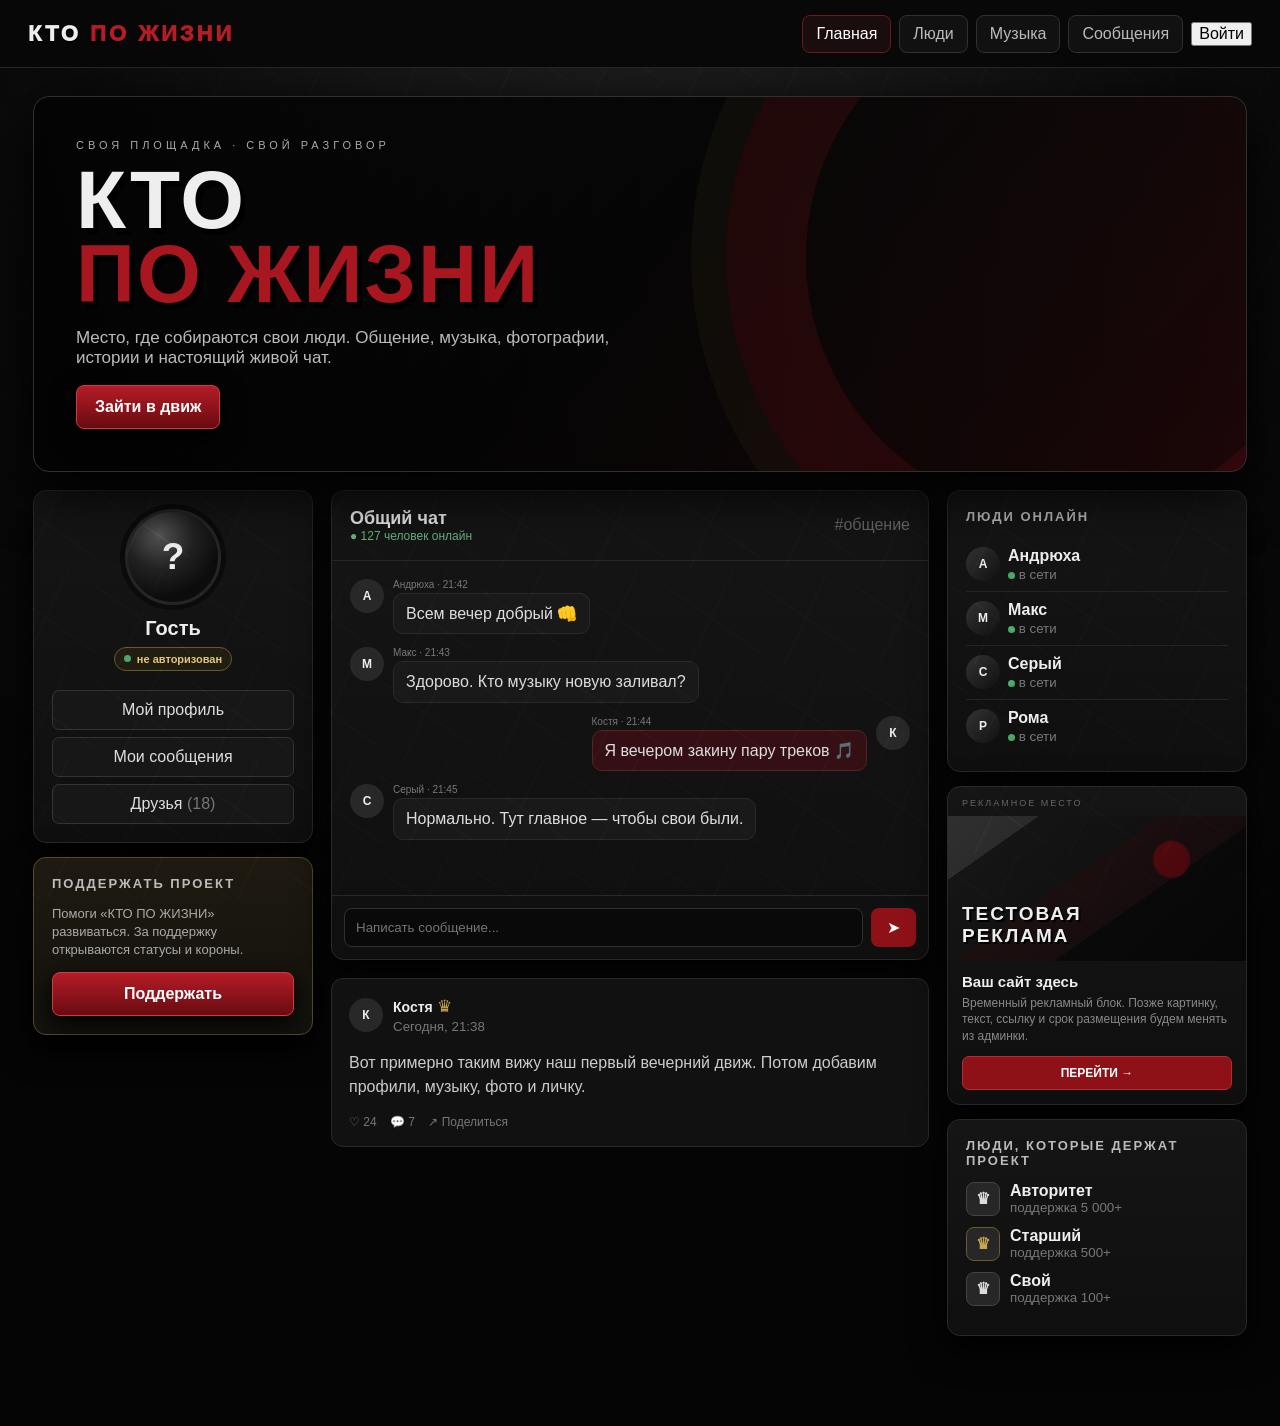
<file: original.html>
<!doctype html>
<html lang="ru">
<head>
<meta charset="utf-8">
<meta name="viewport" content="width=device-width, initial-scale=1">
<title>КТО ПО ЖИЗНИ — социальная сеть</title>
<style>
:root{
  --bg:#070707; --panel:#111; --panel2:#171717; --line:#292929;
  --red:#8e1118; --red2:#b51c26; --gold:#c7a454;
  --text:#eee; --muted:#888; --green:#48a868;
}
*{box-sizing:border-box}
body{margin:0;background:radial-gradient(circle at 50% -10%,#252525 0,#0b0b0b 35%,#050505 75%);color:var(--text);font-family:Arial,Helvetica,sans-serif;min-height:100vh}
body:before{content:"";position:fixed;inset:0;pointer-events:none;opacity:.16;background-image:linear-gradient(115deg,transparent 0 48%,#fff 49%,transparent 50%),linear-gradient(35deg,transparent 0 48%,#fff 49%,transparent 50%);background-size:95px 95px;mix-blend-mode:overlay}
a{color:inherit;text-decoration:none}
button{font:inherit}
.top{height:68px;position:sticky;top:0;z-index:10;background:rgba(8,8,8,.94);backdrop-filter:blur(12px);border-bottom:1px solid #252525;display:flex;align-items:center;padding:0 28px}
.logo{font-weight:950;letter-spacing:3px;font-size:22px;text-shadow:0 2px 0 #000}
.logo span{color:var(--red2)}
.nav{margin-left:auto;display:flex;gap:8px}
.nav button{border:1px solid #303030;background:#111;color:#bbb;border-radius:8px;padding:9px 13px;cursor:pointer}
.nav button.active,.nav button:hover{color:#fff;border-color:#6f171d;background:#1a0d0e}
.wrap{max-width:1250px;margin:auto;padding:28px 18px 90px}
.hero{position:relative;overflow:hidden;border:1px solid #303030;border-radius:16px;min-height:255px;background:
linear-gradient(90deg,rgba(0,0,0,.9),rgba(0,0,0,.45)),linear-gradient(135deg,#242424,#111 45%,#330b0e);box-shadow:0 18px 60px #000}
.hero:after{content:"";position:absolute;width:520px;height:520px;border-radius:50%;right:-160px;top:-180px;border:80px solid rgba(142,17,24,.18);box-shadow:0 0 0 35px rgba(199,164,84,.04)}
.heroText{position:relative;z-index:2;padding:42px;max-width:700px}
.kicker{color:#aaa;text-transform:uppercase;letter-spacing:4px;font-size:11px}
h1{font-size:clamp(42px,7vw,82px);line-height:.9;margin:12px 0;text-transform:uppercase;letter-spacing:2px;text-shadow:5px 6px 0 #000}
.hero p{color:#bbb;font-size:17px;max-width:560px}
.cta{background:linear-gradient(180deg,var(--red2),#680b11);border:1px solid #d13a43;color:white;border-radius:8px;padding:12px 18px;font-weight:bold;cursor:pointer;box-shadow:0 8px 25px #000}
.layout{display:grid;grid-template-columns:280px minmax(0,1fr) 300px;gap:18px;margin-top:18px}
.card{background:linear-gradient(180deg,#151515,#0f0f0f);border:1px solid var(--line);border-radius:13px;box-shadow:0 12px 35px #000;padding:18px}
.card h3{margin:0 0 14px;font-size:13px;text-transform:uppercase;letter-spacing:2px;color:#bbb}
.profile{text-align:center}
.avatar{width:96px;height:96px;border-radius:50%;margin:0 auto 12px;border:3px solid #252525;background:radial-gradient(circle at 35% 25%,#555,#222 38%,#0c0c0c 70%);display:flex;align-items:center;justify-content:center;font-size:37px;font-weight:900;box-shadow:0 0 0 5px #0b0b0b}
.name{font-size:20px;font-weight:800}
.status{display:inline-flex;align-items:center;gap:6px;margin:7px 0 12px;padding:5px 9px;border:1px solid #67572d;border-radius:99px;color:#e0c77d;background:#211d11;font-size:11px;font-weight:bold}
.dot{width:7px;height:7px;background:var(--green);border-radius:50%;display:inline-block}
.sideBtn{width:100%;padding:10px;margin-top:7px;border:1px solid #333;background:#171717;color:#ddd;border-radius:7px;cursor:pointer}
.sideBtn:hover{border-color:#8e1118}
.chat{min-height:470px;display:flex;flex-direction:column;padding:0;overflow:hidden}
.chatHead{padding:17px 18px;border-bottom:1px solid #282828;display:flex;align-items:center;justify-content:space-between}
.chatHead strong{font-size:18px}.online{color:#68b67d;font-size:12px}
.messages{padding:18px;display:flex;flex-direction:column;gap:13px;flex:1}
.msg{max-width:78%;display:flex;gap:9px}
.msg.me{align-self:flex-end;flex-direction:row-reverse}
.mini{width:34px;height:34px;flex:0 0 34px;border-radius:50%;background:#282828;display:flex;align-items:center;justify-content:center;font-size:12px;font-weight:bold}
.bubble{background:#191919;border:1px solid #292929;border-radius:10px;padding:9px 12px;color:#ddd}
.me .bubble{background:#341014;border-color:#5e2025}
.meta{font-size:10px;color:#777;margin-bottom:3px}.bubble p{margin:0;line-height:1.35}
.composer{border-top:1px solid #282828;padding:12px;display:flex;gap:8px}
.composer input{flex:1;background:#090909;border:1px solid #303030;color:#fff;border-radius:8px;padding:11px}
.composer button{background:#8e1118;border:0;color:white;border-radius:8px;padding:0 16px;cursor:pointer}
.friend{display:flex;align-items:center;gap:10px;padding:9px 0;border-bottom:1px solid #232323}
.friend:last-child{border:0}.friend .mini{background:linear-gradient(135deg,#333,#111)}
.friend small{display:block;color:#777;margin-top:2px}
.crown{color:var(--gold);font-size:17px}
.support{border-color:#594b29;background:linear-gradient(180deg,#1e1a11,#14120d)}
.support p{font-size:13px;color:#aaa;line-height:1.4}
.rank{display:flex;align-items:center;gap:10px;margin:11px 0}
.rankBadge{width:34px;height:34px;border-radius:8px;display:flex;align-items:center;justify-content:center;background:#272727;border:1px solid #444;color:#ddd;font-weight:bold}
.rank:nth-child(3) .rankBadge{color:var(--gold);border-color:#6a592d}
.feed{margin-top:18px}
.post{background:#111;border:1px solid #292929;border-radius:12px;padding:17px;margin-top:12px}
.postTop{display:flex;gap:10px;align-items:center}.postTop b{font-size:14px}.postTop small{color:#777}
.post p{color:#ccc;line-height:1.5}.actions{display:flex;gap:18px;color:#777;font-size:12px}

.ad{margin-top:14px;padding:0;overflow:hidden}
.adLabel{padding:11px 14px 8px;color:#666;font-size:9px;letter-spacing:2px;text-transform:uppercase}
.adImage{height:145px;background:
linear-gradient(135deg,rgba(0,0,0,.18),rgba(0,0,0,.65)),
radial-gradient(circle at 75% 30%,#8e1118 0 7%,transparent 8%),
linear-gradient(145deg,#3a3a3a 0 18%,#1c1c1c 18% 42%,#2b1719 42% 62%,#111 62%);
display:flex;align-items:flex-end;padding:14px;font-weight:900;letter-spacing:2px;font-size:19px;text-shadow:2px 2px 0 #000}
.adBody{padding:12px 14px 14px}
.adTitle{font-weight:800;font-size:15px;margin-bottom:5px}
.adText{font-size:12px;line-height:1.4;color:#888;margin-bottom:11px}
.adBtn{display:block;text-align:center;background:#8e1118;border:1px solid #b82a32;color:#fff;border-radius:7px;padding:9px;font-size:12px;font-weight:bold}
.adBtn:hover{background:#b51c26}



.profilePage{display:none;position:fixed;inset:0;z-index:90;overflow:auto;background:#080808;padding:24px}
.profilePage.show{display:block}
.profileWrap{max-width:1050px;margin:0 auto}
.profileBack{display:inline-flex;align-items:center;gap:8px;background:#151515;border:1px solid #2c2c2c;color:#aaa;border-radius:8px;padding:9px 13px;cursor:pointer;margin-bottom:16px}
.profileCover{min-height:245px;border:1px solid #292929;border-radius:14px;background:linear-gradient(135deg,#171717 0%,#0b0b0b 55%,#25080b 100%);position:relative;overflow:hidden}
.profileCover:after{content:"";position:absolute;inset:0;background:linear-gradient(120deg,transparent 0 55%,rgba(150,15,25,.15) 55% 58%,transparent 58% 100%);pointer-events:none}
.profileIdentity{display:flex;align-items:flex-end;gap:18px;padding:0 24px 20px;margin-top:-66px;position:relative;z-index:2}

.profileAvatarLarge{overflow:hidden}
.profileAvatarLarge img{width:100%;height:100%;object-fit:cover;display:block}

.profileAvatarLarge{width:132px;height:132px;border-radius:50%;background:#222;border:5px solid #0b0b0b;display:flex;align-items:center;justify-content:center;font-size:50px;font-weight:900;color:#eee;box-shadow:0 8px 30px #000}
.profileIdentityText{padding-bottom:8px}
.profileIdentityText h1{margin:0 0 5px;font-size:30px}
.profileIdentityText p{margin:0;color:#888}
.profileActions{margin-left:auto;display:flex;gap:8px;flex-wrap:wrap}
.profileBtn{background:#171717;border:1px solid #333;color:#ddd;border-radius:8px;padding:10px 14px;cursor:pointer}
.profileBtn.primary{background:#8e1118;border-color:#a51a23;color:#fff}
.profileGrid{display:grid;grid-template-columns:1.2fr .8fr;gap:16px;margin-top:18px}
.profileCard{background:#111;border:1px solid #292929;border-radius:12px;padding:18px}
.profileCard h3{margin:0 0 14px;text-transform:uppercase;font-size:12px;letter-spacing:1.4px;color:#aaa}
.musicPlayer{display:flex;align-items:center;gap:12px;background:#181818;border-radius:9px;padding:12px}
.playBtn{width:40px;height:40px;border-radius:50%;border:0;background:#9b1720;color:#fff;cursor:pointer}
.musicInfo strong{display:block}.musicInfo span{font-size:11px;color:#777}
.photoGrid{display:grid;grid-template-columns:repeat(3,1fr);gap:7px}
.photoBox{aspect-ratio:1;background:#1b1b1b;border:1px solid #292929;border-radius:7px;display:flex;align-items:center;justify-content:center;color:#555;font-size:12px}
.friendList{display:grid;grid-template-columns:repeat(2,1fr);gap:10px}
.friend{display:flex;align-items:center;gap:8px}.friendAvatar{width:36px;height:36px;border-radius:50%;background:#262626;display:flex;align-items:center;justify-content:center;font-weight:800}
.wallPost{border-top:1px solid #292929;padding-top:14px;margin-top:14px}.wallPost p{color:#ccc;line-height:1.5;margin:7px 0}.wallMeta{font-size:11px;color:#666}
.profileEdit{display:none;margin-top:12px}.profileEdit.show{display:block}
.profileEdit input{width:100%;box-sizing:border-box;background:#090909;border:1px solid #333;color:#fff;border-radius:7px;padding:10px;margin-bottom:8px}
@media(max-width:700px){
 .profilePage{padding:12px}
 .profileGrid{grid-template-columns:1fr}
 .profileIdentity{align-items:center;flex-direction:column;text-align:center;margin-top:-55px}
 .profileActions{margin-left:0;justify-content:center}
 .profileAvatarLarge{width:110px;height:110px}
 .profileCover{min-height:190px}
}

.authOverlay{position:fixed;inset:0;z-index:100;background:rgba(0,0,0,.82);backdrop-filter:blur(8px);display:none;align-items:center;justify-content:center;padding:18px}
.authOverlay.show{display:flex}
.authBox{width:min(420px,100%);background:linear-gradient(180deg,#181818,#0d0d0d);border:1px solid #343434;border-radius:15px;box-shadow:0 25px 90px #000;padding:24px}
.authTop{display:flex;justify-content:space-between;align-items:center;margin-bottom:18px}
.authTop h2{margin:0;font-size:22px;letter-spacing:1px;text-transform:uppercase}
.authClose{background:none;border:0;color:#777;font-size:24px;cursor:pointer}
.authTabs{display:flex;border-bottom:1px solid #292929;margin-bottom:18px}
.authTabs button{flex:1;background:none;border:0;border-bottom:2px solid transparent;color:#777;padding:10px;cursor:pointer}
.authTabs button.active{color:#fff;border-color:#a81620}
.authForm{display:none}.authForm.active{display:block}
.field{margin-bottom:13px}.field label{display:block;color:#999;font-size:11px;text-transform:uppercase;letter-spacing:1px;margin-bottom:6px}
.field input{width:100%;background:#090909;border:1px solid #333;color:#fff;border-radius:8px;padding:12px;outline:none}
.field input:focus{border-color:#8e1118}
.authSubmit{width:100%;margin-top:4px}
.authNote{font-size:11px;color:#666;line-height:1.4;margin:12px 0 0}
.authError{color:#df5961;font-size:12px;min-height:17px;margin-bottom:5px}
.userTop{display:flex;align-items:center;gap:9px;margin-left:12px;font-size:12px;color:#aaa}
.userMini{width:30px;height:30px;border-radius:50%;background:#272727;display:flex;align-items:center;justify-content:center;font-weight:800;color:#fff}
.logoutBtn{background:none;border:1px solid #333;color:#aaa;border-radius:7px;padding:7px 9px;cursor:pointer}

.mobileNav{display:none}
@media(max-width:1000px){.layout{grid-template-columns:230px minmax(0,1fr)}.right{display:none}}
@media(max-width:700px){
 .top{height:58px;padding:0 14px}.logo{font-size:17px;letter-spacing:2px}.nav{display:none}
 .wrap{padding:12px 10px 80px}.hero{min-height:300px}.heroText{padding:30px 22px}h1{font-size:48px}.hero p{font-size:14px}
 .layout{display:block}.left{display:none}.chat{margin-top:12px;min-height:520px}.feed{margin-top:12px}
 .mobileNav{display:flex;position:fixed;z-index:20;bottom:0;left:0;right:0;background:#0d0d0d;border-top:1px solid #292929;height:62px;justify-content:space-around;align-items:center}
 .mobileNav button{background:none;border:0;color:#888;font-size:11px}.mobileNav button:first-child{color:#fff}
}
</style>
</head>
<body>
<header class="top">
  <div class="logo">КТО <span>ПО ЖИЗНИ</span></div>
  <nav class="nav">
    <button class="active">Главная</button><button>Люди</button><button>Музыка</button><button>Сообщения</button>
  </nav>
  <div id="authArea">
    <button class="nav active" style="margin-left:8px" onclick="openAuth('login')">Войти</button>
  </div>
</header>

<main class="wrap">
<section class="hero">
  <div class="heroText">
    <div class="kicker">своя площадка · свой разговор</div>
    <h1>КТО<br><span style="color:#a81620">ПО ЖИЗНИ</span></h1>
    <p>Место, где собираются свои люди. Общение, музыка, фотографии, истории и настоящий живой чат.</p>
    <button class="cta" onclick="openAuth('register')">Зайти в движ</button>
  </div>
</section>

<section class="layout">
<aside class="left">
  <div class="card profile">
    <div class="avatar" id="profileAvatar">?</div>
    <div class="name" id="profileName">Гость</div>
    <div class="status"><span class="dot"></span> <span id="profileStatus">не авторизован</span></div>
    <button class="sideBtn" onclick="openProfile()">Мой профиль</button>
    <button class="sideBtn">Мои сообщения</button>
    <button class="sideBtn">Друзья <span style="color:#777">(18)</span></button>
  </div>
  <div class="card support" style="margin-top:14px">
    <h3>Поддержать проект</h3>
    <p>Помоги «КТО ПО ЖИЗНИ» развиваться. За поддержку открываются статусы и короны.</p>
    <button class="cta" style="width:100%" onclick="alert('Здесь подключим оплату картой')">Поддержать</button>
  </div>
</aside>

<section>
  <div class="card chat">
    <div class="chatHead"><div><strong>Общий чат</strong><div class="online">● 127 человек онлайн</div></div><span style="color:#666">#общение</span></div>
    <div class="messages" id="messages">
      <div class="msg"><div class="mini">А</div><div><div class="meta">Андрюха · 21:42</div><div class="bubble"><p>Всем вечер добрый 👊</p></div></div></div>
      <div class="msg"><div class="mini">М</div><div><div class="meta">Макс · 21:43</div><div class="bubble"><p>Здорово. Кто музыку новую заливал?</p></div></div></div>
      <div class="msg me"><div class="mini">К</div><div><div class="meta">Костя · 21:44</div><div class="bubble"><p>Я вечером закину пару треков 🎵</p></div></div></div>
      <div class="msg"><div class="mini">С</div><div><div class="meta">Серый · 21:45</div><div class="bubble"><p>Нормально. Тут главное — чтобы свои были.</p></div></div></div>
    </div>
    <form class="composer" onsubmit="send(event)">
      <input id="input" placeholder="Написать сообщение..." autocomplete="off">
      <button>➤</button>
    </form>
  </div>

  <div class="feed">
    <div class="post">
      <div class="postTop"><div class="mini">К</div><div><b>Костя</b> <span class="crown">♛</span><br><small>Сегодня, 21:38</small></div></div>
      <p>Вот примерно таким вижу наш первый вечерний движ. Потом добавим профили, музыку, фото и личку.</p>
      <div class="actions">♡ 24 &nbsp;&nbsp; 💬 7 &nbsp;&nbsp; ↗ Поделиться</div>
    </div>
  </div>
</section>

<aside class="right">
  <div class="card">
    <h3>Люди онлайн</h3>
    <div class="friend"><div class="mini">А</div><div><b>Андрюха</b><small><span class="dot"></span> в сети</small></div></div>
    <div class="friend"><div class="mini">М</div><div><b>Макс</b><small><span class="dot"></span> в сети</small></div></div>
    <div class="friend"><div class="mini">С</div><div><b>Серый</b><small><span class="dot"></span> в сети</small></div></div>
    <div class="friend"><div class="mini">Р</div><div><b>Рома</b><small><span class="dot"></span> в сети</small></div></div>
  </div>

  <div class="card ad">
    <div class="adLabel">Рекламное место</div>
    <a href="https://example.com" target="_blank" rel="noopener noreferrer" aria-label="Тестовая реклама">
      <div class="adImage">ТЕСТОВАЯ<br>РЕКЛАМА</div>
    </a>
    <div class="adBody">
      <div class="adTitle">Ваш сайт здесь</div>
      <div class="adText">Временный рекламный блок. Позже картинку, текст, ссылку и срок размещения будем менять из админки.</div>
      <a class="adBtn" href="https://example.com" target="_blank" rel="noopener noreferrer">ПЕРЕЙТИ →</a>
    </div>
  </div>

  <div class="card" style="margin-top:14px">
    <h3>Люди, которые держат проект</h3>
    <div class="rank"><div class="rankBadge">♛</div><div><b>Авторитет</b><small style="display:block;color:#777">поддержка 5 000+</small></div></div>
    <div class="rank"><div class="rankBadge">♛</div><div><b>Старший</b><small style="display:block;color:#777">поддержка 500+</small></div></div>
    <div class="rank"><div class="rankBadge">♛</div><div><b>Свой</b><small style="display:block;color:#777">поддержка 100+</small></div></div>
  </div>
</aside>
</section>
</main>



<section class="profilePage" id="profilePage">
  <div class="profileWrap">
    <button class="profileBack" onclick="closeProfile()">← Назад на главную</button>

    <div class="profileCover"></div>

    <div class="profileIdentity">
      <div>
        <div class="profileAvatarLarge" id="pageAvatar">?</div>
        <label class="profileBtn" style="display:block;text-align:center;margin-top:8px;cursor:pointer">
          Загрузить аватар
          <input id="avatarInput" type="file" accept="image/png,image/jpeg,image/webp" style="display:none" onchange="uploadAvatar(event)">
        </label>
      </div>
      <div class="profileIdentityText">
        <h1 id="pageNick">Гость</h1>
        <p><span class="dot"></span> <span id="pageOnline">В сети</span> · <span id="pageDonor">Без статуса</span></p>
      </div>
      <div class="profileActions">
        <button class="profileBtn primary" onclick="alert('В следующем этапе здесь будет список друзей')">Добавить в друзья</button>
        <button class="profileBtn" onclick="alert('Личные сообщения будут подключены следующим этапом')">Написать</button>
        <button class="profileBtn" onclick="toggleProfileEdit()">Редактировать</button>
      </div>
    </div>

    <div class="profileEdit profileCard" id="profileEdit">
      <h3>Редактирование профиля</h3>
      <input id="editBio" maxlength="120" placeholder="Коротко о себе">
      <button class="profileBtn primary" onclick="saveProfile()">Сохранить</button>
    </div>

    <div class="profileGrid">
      <div>
        <div class="profileCard">
          <h3>О себе</h3>
          <p id="pageBio" style="color:#aaa;line-height:1.5;margin:0">Пользователь «КТО ПО ЖИЗНИ».</p>
        </div>

        <div class="profileCard" style="margin-top:16px">
          <h3>Музыка</h3>
          <div class="musicPlayer">
            <button class="playBtn" onclick="alert('Настоящий аудиоплеер подключим после загрузки музыки')">▶</button>
            <div class="musicInfo"><strong>Трек пока не добавлен</strong><span>Добавим загрузку музыки на следующем этапе</span></div>
          </div>
        </div>

        <div class="profileCard" style="margin-top:16px">
          <h3>Стена</h3>
          <div id="wallPostArea">
            <div class="wallPost">
              <div class="wallMeta" id="wallAuthor">Гость · сейчас</div>
              <p id="wallText">Здесь появятся записи пользователя.</p>
            </div>
          </div>
        </div>
      </div>

      <div>
        <div class="profileCard">
          <h3>Фотографии</h3>
          <div class="photoGrid">
            <div class="photoBox">Фото 1</div>
            <div class="photoBox">Фото 2</div>
            <div class="photoBox">Фото 3</div>
          </div>
          <button class="profileBtn" style="margin-top:12px;width:100%" onclick="alert('Загрузку фотографий подключим следующим этапом')">Добавить фото</button>
        </div>

        <div class="profileCard" style="margin-top:16px">
          <h3>Друзья</h3>
          <div class="friendList">
            <div class="friend"><div class="friendAvatar">С</div><span>Серый</span></div>
            <div class="friend"><div class="friendAvatar">М</div><span>Миша</span></div>
            <div class="friend"><div class="friendAvatar">А</div><span>Андрей</span></div>
            <div class="friend"><div class="friendAvatar">Р</div><span>Рома</span></div>
          </div>
        </div>

        <div class="profileCard" style="margin-top:16px">
          <h3>Статус</h3>
          <div style="color:#aaa">♛ <span id="profileCrownText">Обычный пользователь</span></div>
        </div>
      </div>
    </div>
  </div>
</section>

<div class="authOverlay" id="authOverlay" onclick="if(event.target===this)closeAuth()">
  <div class="authBox">
    <div class="authTop">
      <h2 id="authTitle">Вход</h2>
      <button class="authClose" onclick="closeAuth()">×</button>
    </div>
    <div class="authTabs">
      <button id="tabLogin" class="active" onclick="switchAuth('login')">Войти</button>
      <button id="tabRegister" onclick="switchAuth('register')">Регистрация</button>
    </div>

    <form id="loginForm" class="authForm active" onsubmit="login(event)">
      <div class="field"><label>Ник</label><input id="loginNick" maxlength="24" autocomplete="username" required placeholder="Например: Серый"></div>
      <div class="field"><label>Пароль</label><input id="loginPassword" type="password" minlength="6" autocomplete="current-password" required placeholder="Минимум 6 символов"></div>
      <div class="authError" id="loginError"></div>
      <button class="cta authSubmit">Войти</button>
      <p class="authNote">Для прототипа данные сохраняются только в этом браузере. Пароль не отправляется на сервер.</p>
    </form>

    <form id="registerForm" class="authForm" onsubmit="register(event)">
      <div class="field"><label>Ник</label><input id="regNick" maxlength="24" autocomplete="username" required placeholder="Придумай свой ник"></div>
      <div class="field"><label>Пароль</label><input id="regPassword" type="password" minlength="6" autocomplete="new-password" required placeholder="Минимум 6 символов"></div>
      <div class="field"><label>Повтори пароль</label><input id="regPassword2" type="password" minlength="6" autocomplete="new-password" required placeholder="Ещё раз"></div>
      <div class="authError" id="registerError"></div>
      <button class="cta authSubmit">Создать аккаунт</button>
      <p class="authNote">Это первый этап. В полноценной версии аккаунты будут храниться в защищённой серверной базе.</p>
    </form>
  </div>
</div>

<div class="mobileNav"><button>⌂<br>Главная</button><button>♙<br>Люди</button><button>✉<br>Чат</button><button>♛<br>Профиль</button></div>

<script>
const USERS_KEY='kpzh_users_v1';
const SESSION_KEY='kpzh_session_v1';

function getUsers(){ try{return JSON.parse(localStorage.getItem(USERS_KEY)||'[]')}catch(e){return []} }
function saveUsers(users){localStorage.setItem(USERS_KEY,JSON.stringify(users))}
function currentUser(){const nick=localStorage.getItem(SESSION_KEY);return getUsers().find(u=>u.nick===nick)||null}

function openAuth(mode='login'){
 document.getElementById('authOverlay').classList.add('show');
 switchAuth(mode);
}
function closeAuth(){document.getElementById('authOverlay').classList.remove('show')}
function switchAuth(mode){
 const login=mode==='login';
 document.getElementById('authTitle').textContent=login?'Вход':'Регистрация';
 document.getElementById('loginForm').classList.toggle('active',login);
 document.getElementById('registerForm').classList.toggle('active',!login);
 document.getElementById('tabLogin').classList.toggle('active',login);
 document.getElementById('tabRegister').classList.toggle('active',!login);
 document.getElementById('loginError').textContent='';
 document.getElementById('registerError').textContent='';
}
function normalizeNick(v){return v.trim().replace(/\s+/g,' ')}
function register(e){
 e.preventDefault();
 const nick=normalizeNick(document.getElementById('regNick').value);
 const pass=document.getElementById('regPassword').value;
 const pass2=document.getElementById('regPassword2').value;
 const err=document.getElementById('registerError');
 if(nick.length<3){err.textContent='Ник должен быть не короче 3 символов.';return}
 if(pass.length<6){err.textContent='Пароль должен быть не короче 6 символов.';return}
 if(pass!==pass2){err.textContent='Пароли не совпадают.';return}
 const users=getUsers();
 if(users.some(u=>u.nick.toLowerCase()===nick.toLowerCase())){err.textContent='Такой ник уже занят.';return}
 // Prototype only: real version will hash passwords server-side.
 users.push({nick,pass,createdAt:new Date().toISOString(),donor:'none'});
 saveUsers(users);
 localStorage.setItem(SESSION_KEY,nick);
 closeAuth();
 updateUserUI();
 alert('Аккаунт создан. Добро пожаловать, '+nick+'!');
}
function login(e){
 e.preventDefault();
 const nick=normalizeNick(document.getElementById('loginNick').value);
 const pass=document.getElementById('loginPassword').value;
 const err=document.getElementById('loginError');
 const user=getUsers().find(u=>u.nick.toLowerCase()===nick.toLowerCase() && u.pass===pass);
 if(!user){err.textContent='Неверный ник или пароль.';return}
 localStorage.setItem(SESSION_KEY,user.nick);
 closeAuth(); updateUserUI();
}
function logout(){
 localStorage.removeItem(SESSION_KEY);
 closeProfile();
 updateUserUI();
}
function updateUserUI(){
 const user=currentUser();
 const area=document.getElementById('authArea');
 const name=document.getElementById('profileName');
 const avatar=document.getElementById('profileAvatar');
 const status=document.getElementById('profileStatus');
 if(user){
   area.innerHTML='<div class="userTop"><div class="userMini">'+escapeHtml(user.nick[0].toUpperCase())+'</div><b>'+escapeHtml(user.nick)+'</b><button class="logoutBtn" onclick="logout()">Выйти</button></div>';
   name.textContent=user.nick;
   avatar.textContent=user.nick[0].toUpperCase();
   status.textContent='в сети';
 }else{
   area.innerHTML='<button class="nav active" style="margin-left:8px" onclick="openAuth(\\'login\\')">Войти</button>';
   name.textContent='Гость'; avatar.textContent='?'; status.textContent='не авторизован';
 }
}
function openProfile(){
 const user=currentUser();
 if(!user){openAuth('login');return}
 document.getElementById('profilePage').classList.add('show');
 renderProfile();
}
function closeProfile(){document.getElementById('profilePage').classList.remove('show')}
function renderProfile(){
 const user=currentUser(); if(!user)return;
 const avatar=document.getElementById('pageAvatar');
 if(user.avatar){
   avatar.innerHTML='<img src="'+user.avatar+'" alt="Аватар '+escapeHtml(user.nick)+'">';
 }else{
   avatar.textContent=user.nick[0].toUpperCase();
 }
 document.getElementById('pageNick').textContent=user.nick;
 document.getElementById('pageOnline').textContent='В сети';
 document.getElementById('pageDonor').textContent=user.donor==='none'?'Без статуса':user.donor;
 document.getElementById('pageBio').textContent=user.bio||'Пользователь «КТО ПО ЖИЗНИ».';
 document.getElementById('editBio').value=user.bio||'';
 document.getElementById('wallAuthor').textContent=user.nick+' · сейчас';
 document.getElementById('profileCrownText').textContent=user.donor==='none'?'Обычный пользователь':'♛ '+user.donor;
}
function uploadAvatar(event){
 const file=event.target.files && event.target.files[0];
 const user=currentUser();
 if(!file || !user)return;
 if(!file.type.match(/^image\/(png|jpeg|webp)$/)){
   alert('Можно загрузить PNG, JPG или WEBP.');
   event.target.value='';
   return;
 }
 if(file.size>2*1024*1024){
   alert('Аватар слишком большой. Максимальный размер — 2 МБ.');
   event.target.value='';
   return;
 }
 const reader=new FileReader();
 reader.onload=function(){
   const users=getUsers();
   const i=users.findIndex(u=>u.nick===user.nick);
   if(i<0)return;
   users[i].avatar=reader.result;
   saveUsers(users);
   renderProfile();
   updateUserUI();
 };
 reader.readAsDataURL(file);
}

function toggleProfileEdit(){
 const box=document.getElementById('profileEdit');
 box.classList.toggle('show');
}
function saveProfile(){
 const users=getUsers(), user=currentUser(); if(!user)return;
 const bio=document.getElementById('editBio').value.trim();
 const i=users.findIndex(u=>u.nick===user.nick);
 if(i>=0){users[i].bio=bio;saveUsers(users);renderProfile();toggleProfileEdit()}
}
function escapeHtml(s){const d=document.createElement('div');d.textContent=s;return d.innerHTML}

function send(e){
 e.preventDefault();
 const user=currentUser();
 if(!user){openAuth('login');return}
 const input=document.getElementById('input'), value=input.value.trim();
 if(!value)return;
 const box=document.getElementById('messages');
 const row=document.createElement('div'); row.className='msg me';
 row.innerHTML='<div class="mini">'+escapeHtml(user.nick[0].toUpperCase())+'</div><div><div class="meta">'+escapeHtml(user.nick)+' · сейчас</div><div class="bubble"><p></p></div></div>';
 row.querySelector('p').textContent=value; box.appendChild(row); input.value=''; box.scrollTop=box.scrollHeight;
}
updateUserUI();
if(currentUser()) renderProfile();
</script>
</body>
</html>
</file>
